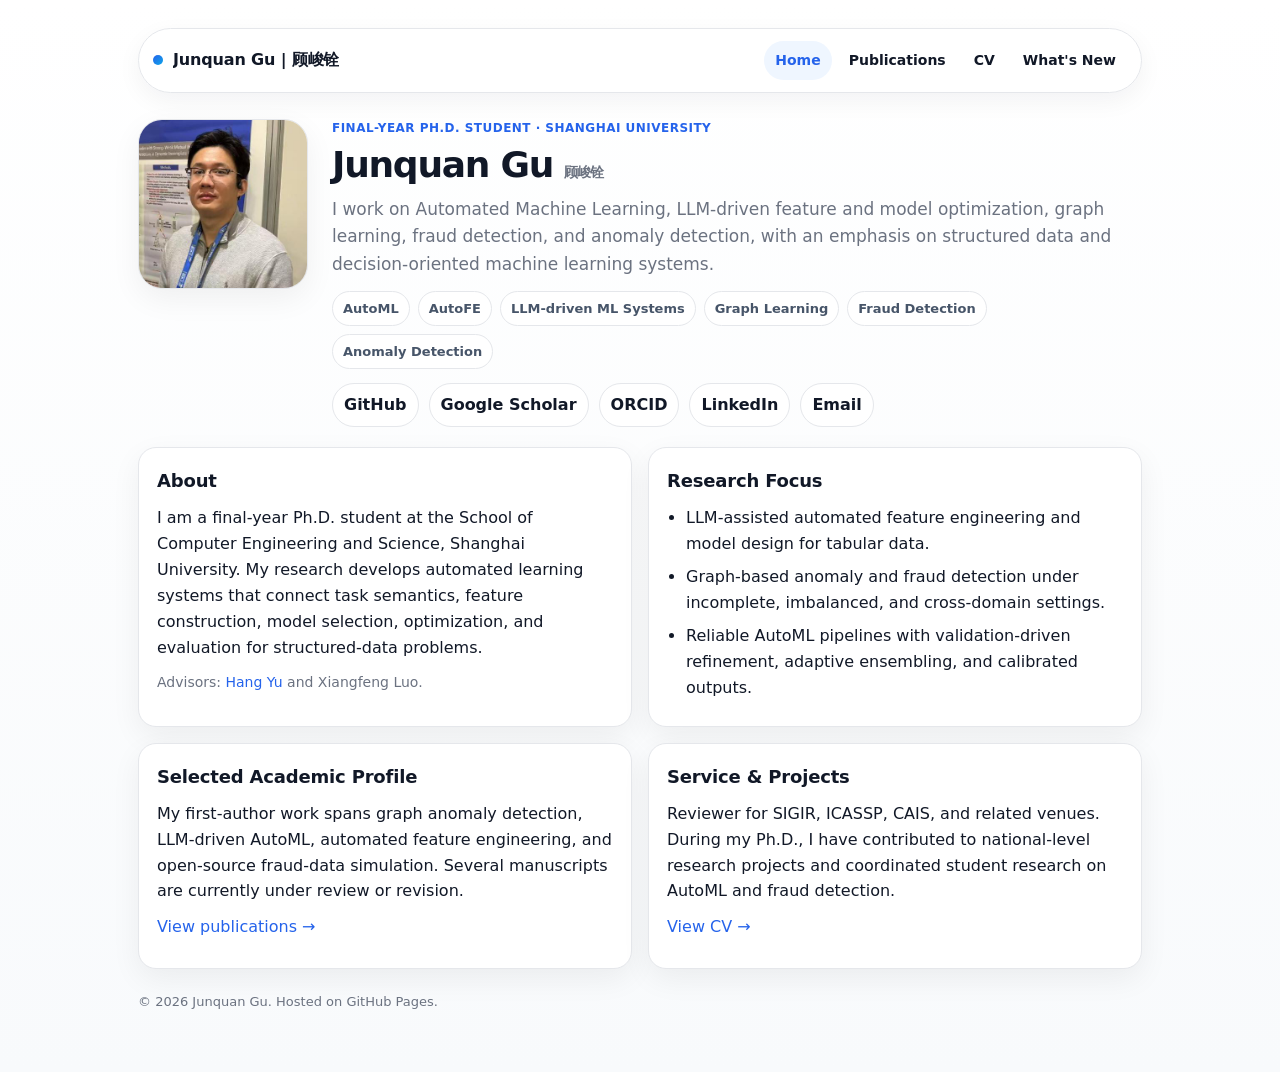
<file: index.html>
<!doctype html>
<html lang="en">
<head>
  <meta charset="utf-8">
  <meta name="viewport" content="width=device-width, initial-scale=1">
  <title>Junquan Gu | AutoML, Graph Learning, and Fraud Detection</title>
  <meta name="description" content="Junquan Gu is a final-year Ph.D. student at Shanghai University working on AutoML, LLM-driven feature and model optimization, graph learning, fraud detection, and anomaly detection.">
  <meta name="robots" content="index, follow, max-image-preview:large">
  <link rel="canonical" href="https://sethgu.github.io/">
  <meta property="og:type" content="profile">
  <meta property="og:title" content="Junquan Gu | AutoML, Graph Learning, and Fraud Detection">
  <meta property="og:description" content="Final-year Ph.D. student at Shanghai University. Research interests include AutoML, LLM-driven optimization, graph learning, fraud detection, and anomaly detection.">
  <meta property="og:url" content="https://sethgu.github.io/">
  <meta property="og:image" content="https://sethgu.github.io/assets/img/profile.jpg">
  <meta name="twitter:card" content="summary">
  <link rel="stylesheet" href="assets/css/style.css">
  <script type="application/ld+json">
  {
    "@context": "https://schema.org",
    "@type": "Person",
    "name": "Junquan Gu",
    "alternateName": "顾峻铨",
    "url": "https://sethgu.github.io/",
    "image": "https://sethgu.github.io/assets/img/profile.jpg",
    "email": "mailto:gujunquan@shu.edu.cn",
    "jobTitle": "Ph.D. Student",
    "affiliation": {
      "@type": "CollegeOrUniversity",
      "name": "Shanghai University"
    },
    "alumniOf": {
      "@type": "CollegeOrUniversity",
      "name": "Shanghai University"
    },
    "knowsAbout": [
      "Automated Machine Learning",
      "Automated Feature Engineering",
      "Large Language Models",
      "Graph Learning",
      "Fraud Detection",
      "Anomaly Detection"
    ],
    "sameAs": [
      "https://github.com/sethGu",
      "https://scholar.google.com/citations?user=ycbpVscAAAAJ&hl=zh-CN",
      "https://orcid.org/0009-0004-2916-9237",
      "https://www.linkedin.com/in/junquan-gu-339962173/"
    ]
  }
  </script>
</head>
<body>
  <div class="wrap">
    <header class="topbar">
      <a class="brand" href="index.html" aria-label="Junquan Gu homepage">
        <span class="dot"></span>
        <span class="brand-title">Junquan Gu | 顾峻铨</span>
      </a>
      <nav class="nav" aria-label="Primary navigation">
        <a class="active" href="index.html">Home</a>
        <a href="publications.html">Publications</a>
        <a href="cv.html">CV</a>
        <a href="whats-new.html">What's New</a>
      </nav>
    </header>

    <main>
      <section class="hero">
        <img class="avatar" src="assets/img/profile.jpg" alt="Portrait of Junquan Gu">
        <div>
          <p class="kicker">Final-year Ph.D. Student · Shanghai University</p>
          <h1>Junquan Gu <span class="meta">顾峻铨</span></h1>
          <p class="h-sub">I work on Automated Machine Learning, LLM-driven feature and model optimization, graph learning, fraud detection, and anomaly detection, with an emphasis on structured data and decision-oriented machine learning systems.</p>
          <div class="chips">
            <span class="chip">AutoML</span>
            <span class="chip">AutoFE</span>
            <span class="chip">LLM-driven ML Systems</span>
            <span class="chip">Graph Learning</span>
            <span class="chip">Fraud Detection</span>
            <span class="chip">Anomaly Detection</span>
          </div>
          <div class="links">
            <a class="linkpill" href="https://github.com/sethGu" target="_blank" rel="noreferrer">GitHub</a>
            <a class="linkpill" href="https://scholar.google.com/citations?user=ycbpVscAAAAJ&hl=zh-CN" target="_blank" rel="noreferrer">Google Scholar</a>
            <a class="linkpill" href="https://orcid.org/0009-0004-2916-9237" target="_blank" rel="noreferrer">ORCID</a>
            <a class="linkpill" href="https://www.linkedin.com/in/junquan-gu-339962173/" target="_blank" rel="noreferrer">LinkedIn</a>
            <a class="linkpill" href="mailto:gujunquan@shu.edu.cn">Email</a>
          </div>
        </div>
      </section>

      <section class="grid" aria-label="Homepage summary">
        <article class="card">
          <h2>About</h2>
          <p>I am a final-year Ph.D. student at the School of Computer Engineering and Science, Shanghai University. My research develops automated learning systems that connect task semantics, feature construction, model selection, optimization, and evaluation for structured-data problems.</p>
          <p class="meta">Advisors: <a href="https://fisher1991.github.io/" target="_blank" rel="noreferrer">Hang Yu</a> and Xiangfeng Luo.</p>
        </article>

        <article class="card">
          <h2>Research Focus</h2>
          <ul class="list">
            <li>LLM-assisted automated feature engineering and model design for tabular data.</li>
            <li>Graph-based anomaly and fraud detection under incomplete, imbalanced, and cross-domain settings.</li>
            <li>Reliable AutoML pipelines with validation-driven refinement, adaptive ensembling, and calibrated outputs.</li>
          </ul>
        </article>

        <article class="card">
          <h2>Selected Academic Profile</h2>
          <p>My first-author work spans graph anomaly detection, LLM-driven AutoML, automated feature engineering, and open-source fraud-data simulation. Several manuscripts are currently under review or revision.</p>
          <p><a href="publications.html">View publications →</a></p>
        </article>

        <article class="card">
          <h2>Service & Projects</h2>
          <p>Reviewer for SIGIR, ICASSP, CAIS, and related venues. During my Ph.D., I have contributed to national-level research projects and coordinated student research on AutoML and fraud detection.</p>
          <p><a href="cv.html">View CV →</a></p>
        </article>
      </section>
    </main>

    <footer>© <span id="year"></span> Junquan Gu. Hosted on GitHub Pages.</footer>
  </div>
  <script>document.getElementById('year').textContent = new Date().getFullYear();</script>
</body>
</html>
</file>
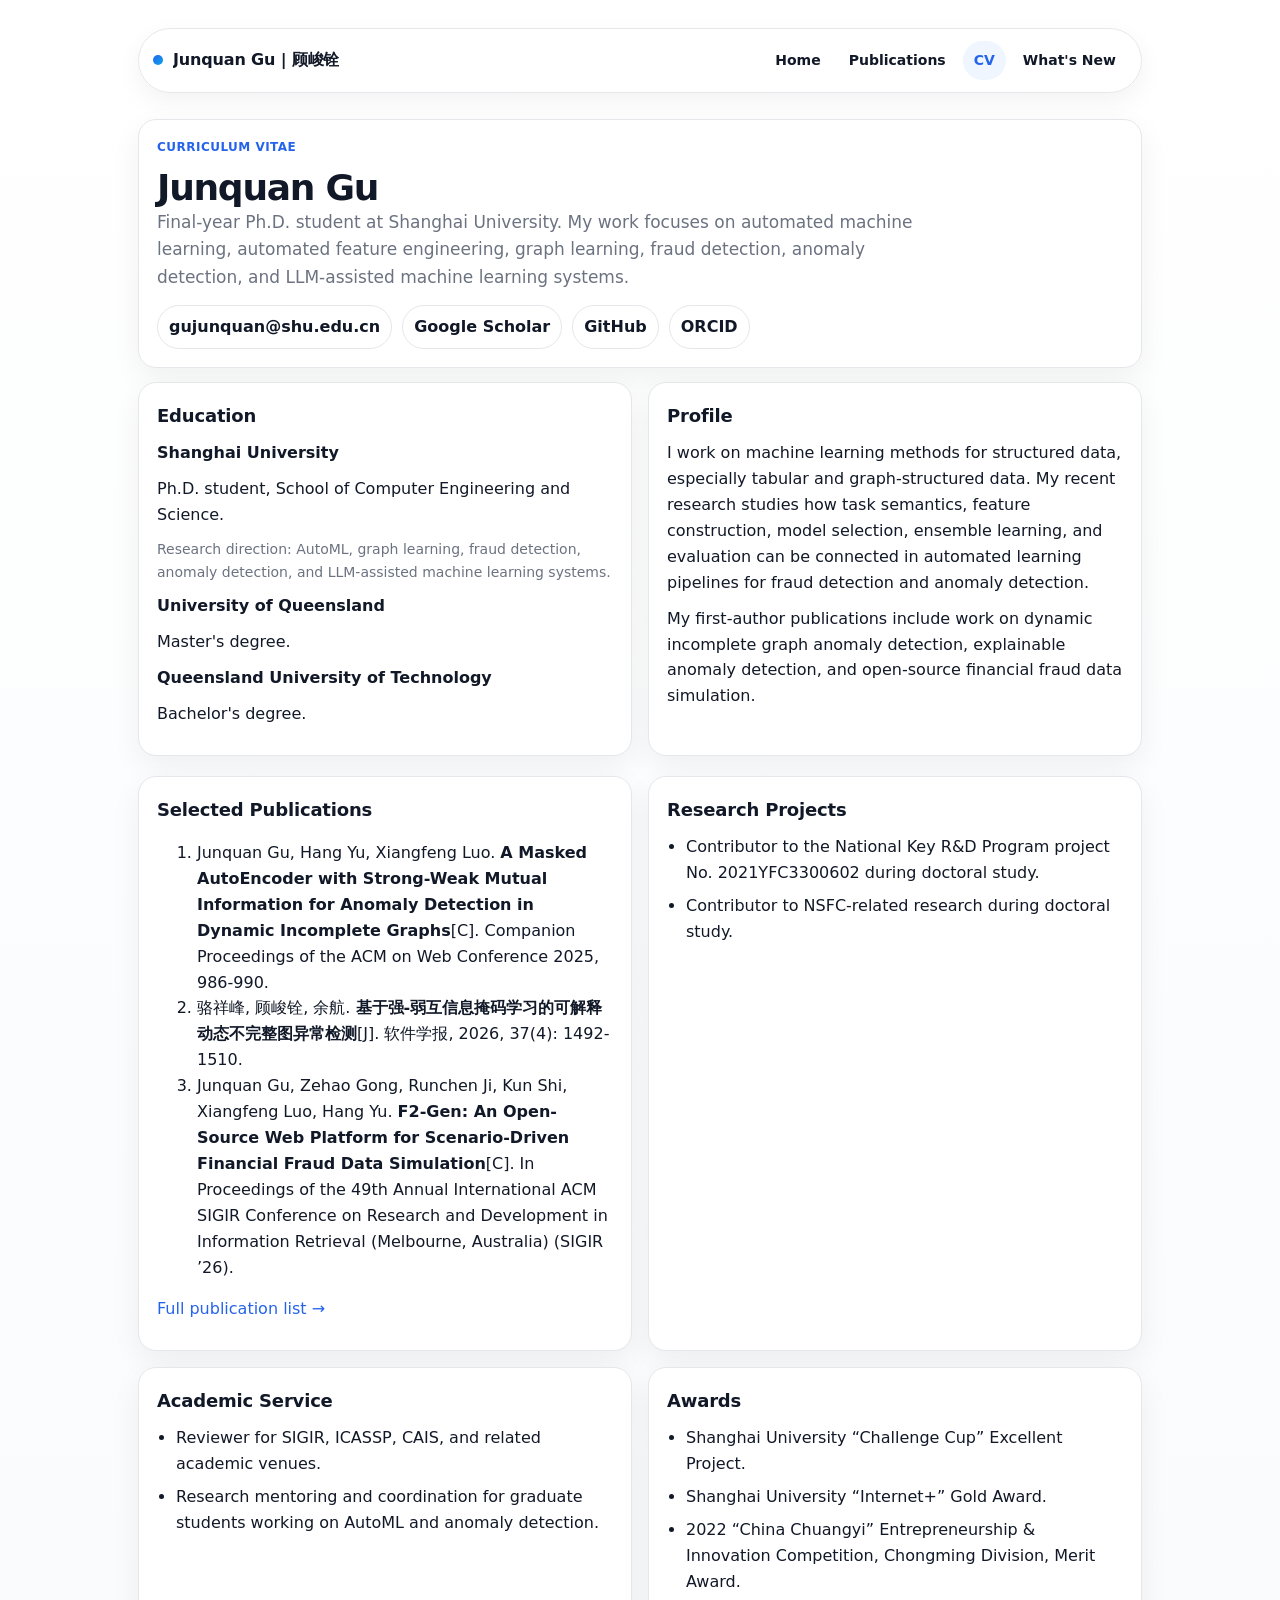
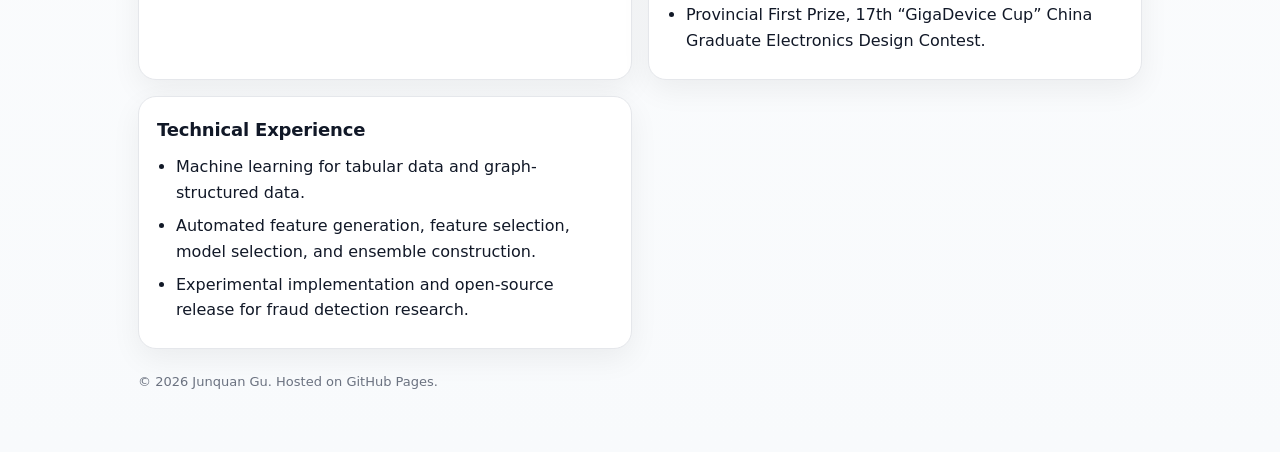
<file: cv.html>
<!doctype html>
<html lang="en">
<head>
  <meta charset="utf-8">
  <meta name="viewport" content="width=device-width, initial-scale=1">
  <title>CV | Junquan Gu</title>
  <meta name="description" content="Curriculum vitae of Junquan Gu, a final-year Ph.D. student at Shanghai University working on AutoML, graph learning, fraud detection, anomaly detection, and LLM-driven machine learning systems.">
  <meta name="robots" content="index, follow, max-image-preview:large">
  <link rel="canonical" href="https://sethgu.github.io/cv.html">
  <meta property="og:type" content="website">
  <meta property="og:title" content="CV | Junquan Gu">
  <meta property="og:description" content="Curriculum vitae of Junquan Gu, final-year Ph.D. student at Shanghai University.">
  <meta property="og:url" content="https://sethgu.github.io/cv.html">
  <link rel="stylesheet" href="assets/css/style.css">
</head>
<body>
  <div class="wrap">
    <header class="topbar">
      <a class="brand" href="index.html" aria-label="Junquan Gu homepage">
        <span class="dot"></span>
        <span class="brand-title">Junquan Gu | 顾峻铨</span>
      </a>
      <nav class="nav" aria-label="Primary navigation">
        <a href="index.html">Home</a>
        <a href="publications.html">Publications</a>
        <a class="active" href="cv.html">CV</a>
        <a href="whats-new.html">What's New</a>
      </nav>
    </header>

    <main>
      <section class="card full section-title">
        <p class="kicker">Curriculum Vitae</p>
        <h1>Junquan Gu</h1>
        <p class="h-sub">Final-year Ph.D. student at Shanghai University. My work focuses on automated machine learning, automated feature engineering, graph learning, fraud detection, anomaly detection, and LLM-assisted machine learning systems.</p>
        <div class="links">
          <a class="linkpill" href="mailto:gujunquan@shu.edu.cn">gujunquan@shu.edu.cn</a>
          <a class="linkpill" href="https://scholar.google.com/citations?user=ycbpVscAAAAJ&hl=zh-CN" target="_blank" rel="noreferrer">Google Scholar</a>
          <a class="linkpill" href="https://github.com/sethGu" target="_blank" rel="noreferrer">GitHub</a>
          <a class="linkpill" href="https://orcid.org/0009-0004-2916-9237" target="_blank" rel="noreferrer">ORCID</a>
        </div>
      </section>

      <section class="two-col">
        <article class="card">
          <h2>Education</h2>
          <p><strong>Shanghai University</strong></p>
          <p>Ph.D. student, School of Computer Engineering and Science.</p>
          <p class="meta">Research direction: AutoML, graph learning, fraud detection, anomaly detection, and LLM-assisted machine learning systems.</p>
          <p><strong>University of Queensland</strong></p>
          <p>Master's degree.</p>
          <p><strong>Queensland University of Technology</strong></p>
          <p>Bachelor's degree.</p>
        </article>

        <article class="card">
          <h2>Profile</h2>
          <p>I work on machine learning methods for structured data, especially tabular and graph-structured data. My recent research studies how task semantics, feature construction, model selection, ensemble learning, and evaluation can be connected in automated learning pipelines for fraud detection and anomaly detection.</p>
          <p>My first-author publications include work on dynamic incomplete graph anomaly detection, explainable anomaly detection, and open-source financial fraud data simulation.</p>
        </article>
      </section>

      <section class="grid">
        <article class="card wide">
          <h2>Selected Publications</h2>
          <ol class="compact-list">
            <li>Junquan Gu, Hang Yu, Xiangfeng Luo. <span class="pub-title">A Masked AutoEncoder with Strong-Weak Mutual Information for Anomaly Detection in Dynamic Incomplete Graphs</span>[C]. Companion Proceedings of the ACM on Web Conference 2025, 986-990.</li>
            <li>骆祥峰, 顾峻铨, 余航. <span class="pub-title">基于强-弱互信息掩码学习的可解释动态不完整图异常检测</span>[J]. 软件学报, 2026, 37(4): 1492-1510.</li>
            <li>Junquan Gu, Zehao Gong, Runchen Ji, Kun Shi, Xiangfeng Luo, Hang Yu. <span class="pub-title">F2-Gen: An Open-Source Web Platform for Scenario-Driven Financial Fraud Data Simulation</span>[C]. In Proceedings of the 49th Annual International ACM SIGIR Conference on Research and Development in Information Retrieval (Melbourne, Australia) (SIGIR ’26).</li>
          </ol>
          <p><a href="publications.html">Full publication list →</a></p>
        </article>

        <article class="card">
          <h2>Research Projects</h2>
          <ul class="list">
            <li>Contributor to the National Key R&amp;D Program project No. 2021YFC3300602 during doctoral study.</li>
            <li>Contributor to NSFC-related research during doctoral study.</li>
          </ul>
        </article>

        <article class="card">
          <h2>Academic Service</h2>
          <ul class="list">
            <li>Reviewer for SIGIR, ICASSP, CAIS, and related academic venues.</li>
            <li>Research mentoring and coordination for graduate students working on AutoML and anomaly detection.</li>
          </ul>
        </article>

        <article class="card">
          <h2>Awards</h2>
          <ul class="list">
            <li>Shanghai University “Challenge Cup” Excellent Project.</li>
            <li>Shanghai University “Internet+” Gold Award.</li>
            <li>2022 “China Chuangyi” Entrepreneurship &amp; Innovation Competition, Chongming Division, Merit Award.</li>
            <li>Provincial First Prize, 17th “GigaDevice Cup” China Graduate Electronics Design Contest.</li>
          </ul>
        </article>

        <article class="card">
          <h2>Technical Experience</h2>
          <ul class="list">
            <li>Machine learning for tabular data and graph-structured data.</li>
            <li>Automated feature generation, feature selection, model selection, and ensemble construction.</li>
            <li>Experimental implementation and open-source release for fraud detection research.</li>
          </ul>
        </article>
      </section>
    </main>

    <footer>© <span id="year"></span> Junquan Gu. Hosted on GitHub Pages.</footer>
  </div>
  <script>document.getElementById('year').textContent = new Date().getFullYear();</script>
</body>
</html>
</file>
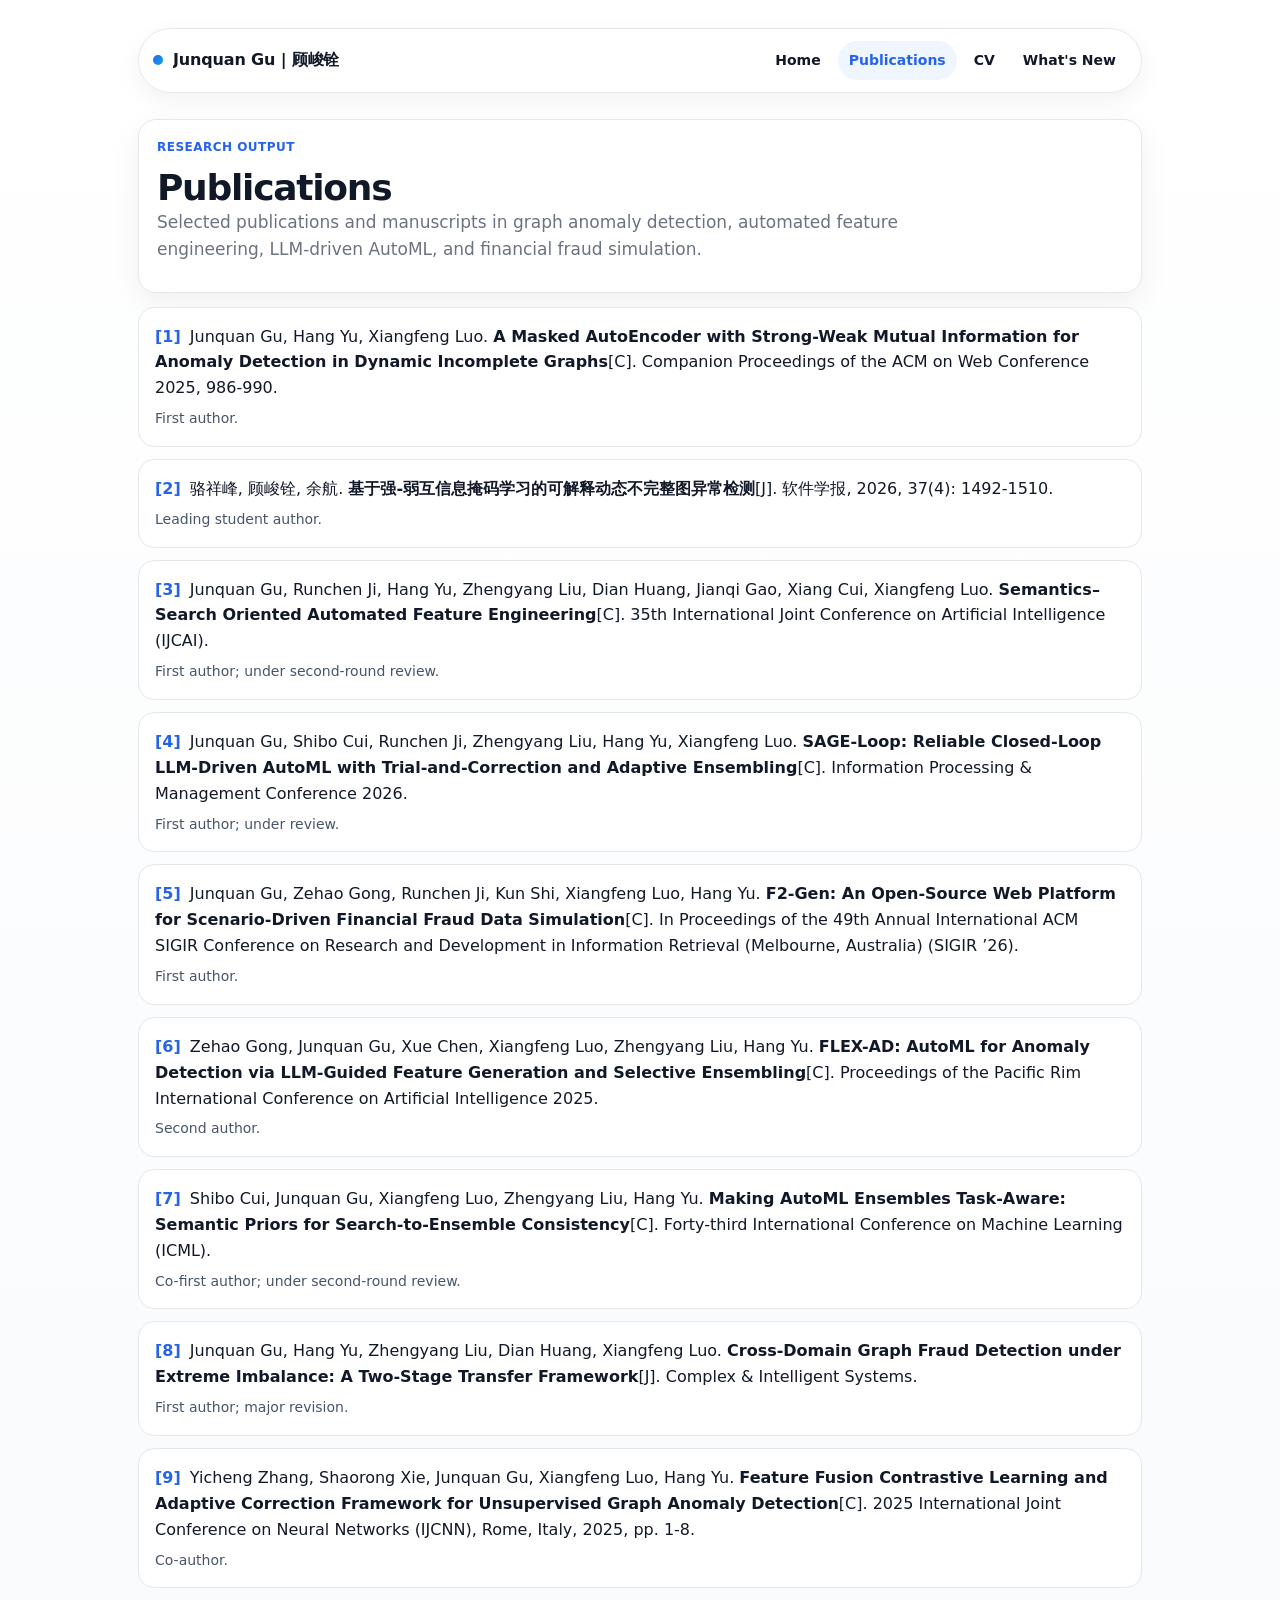
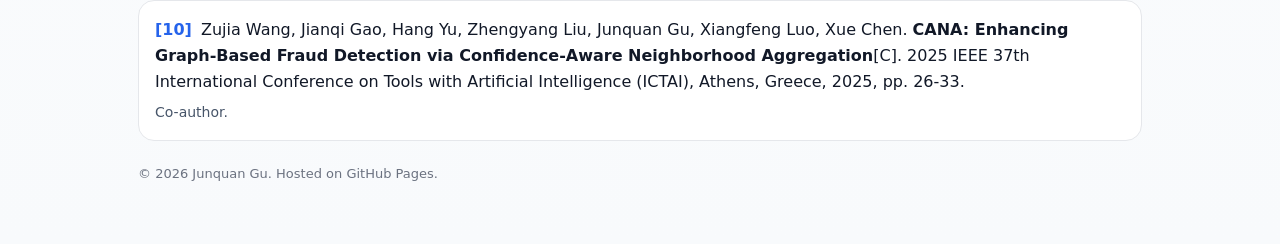
<file: publications.html>
<!doctype html>
<html lang="en">
<head>
  <meta charset="utf-8">
  <meta name="viewport" content="width=device-width, initial-scale=1">
  <title>Publications | Junquan Gu</title>
  <meta name="description" content="Publications and manuscripts of Junquan Gu in AutoML, graph learning, anomaly detection, fraud detection, and LLM-driven machine learning systems.">
  <meta name="robots" content="index, follow, max-image-preview:large">
  <link rel="canonical" href="https://sethgu.github.io/publications.html">
  <meta property="og:type" content="website">
  <meta property="og:title" content="Publications | Junquan Gu">
  <meta property="og:description" content="Publications and manuscripts of Junquan Gu in AutoML, graph learning, anomaly detection, fraud detection, and LLM-driven machine learning systems.">
  <meta property="og:url" content="https://sethgu.github.io/publications.html">
  <link rel="stylesheet" href="assets/css/style.css">
</head>
<body>
  <div class="wrap">
    <header class="topbar">
      <a class="brand" href="index.html" aria-label="Junquan Gu homepage">
        <span class="dot"></span>
        <span class="brand-title">Junquan Gu | 顾峻铨</span>
      </a>
      <nav class="nav" aria-label="Primary navigation">
        <a href="index.html">Home</a>
        <a class="active" href="publications.html">Publications</a>
        <a href="cv.html">CV</a>
        <a href="whats-new.html">What's New</a>
      </nav>
    </header>

    <main>
      <section class="card full section-title">
        <p class="kicker">Research Output</p>
        <h1>Publications</h1>
        <p class="h-sub">Selected publications and manuscripts in graph anomaly detection, automated feature engineering, LLM-driven AutoML, and financial fraud simulation.</p>
      </section>

      <ol class="pub-list">
        <li class="pub-item">
          <span class="pub-num">[1]</span> Junquan Gu, Hang Yu, Xiangfeng Luo. <span class="pub-title">A Masked AutoEncoder with Strong-Weak Mutual Information for Anomaly Detection in Dynamic Incomplete Graphs</span>[C]. Companion Proceedings of the ACM on Web Conference 2025, 986-990.
          <div class="pub-note">First author.</div>
        </li>
        <li class="pub-item">
          <span class="pub-num">[2]</span> 骆祥峰, 顾峻铨, 余航. <span class="pub-title">基于强-弱互信息掩码学习的可解释动态不完整图异常检测</span>[J]. 软件学报, 2026, 37(4): 1492-1510.
          <div class="pub-note">Leading student author.</div>
        </li>
        <li class="pub-item">
          <span class="pub-num">[3]</span> Junquan Gu, Runchen Ji, Hang Yu, Zhengyang Liu, Dian Huang, Jianqi Gao, Xiang Cui, Xiangfeng Luo. <span class="pub-title">Semantics–Search Oriented Automated Feature Engineering</span>[C]. 35th International Joint Conference on Artificial Intelligence (IJCAI).
          <div class="pub-note">First author; under second-round review.</div>
        </li>
        <li class="pub-item">
          <span class="pub-num">[4]</span> Junquan Gu, Shibo Cui, Runchen Ji, Zhengyang Liu, Hang Yu, Xiangfeng Luo. <span class="pub-title">SAGE-Loop: Reliable Closed-Loop LLM-Driven AutoML with Trial-and-Correction and Adaptive Ensembling</span>[C]. Information Processing &amp; Management Conference 2026.
          <div class="pub-note">First author; under review.</div>
        </li>
        <li class="pub-item">
          <span class="pub-num">[5]</span> Junquan Gu, Zehao Gong, Runchen Ji, Kun Shi, Xiangfeng Luo, Hang Yu. <span class="pub-title">F2-Gen: An Open-Source Web Platform for Scenario-Driven Financial Fraud Data Simulation</span>[C]. In Proceedings of the 49th Annual International ACM SIGIR Conference on Research and Development in Information Retrieval (Melbourne, Australia) (SIGIR ’26).
          <div class="pub-note">First author.</div>
        </li>
        <li class="pub-item">
          <span class="pub-num">[6]</span> Zehao Gong, Junquan Gu, Xue Chen, Xiangfeng Luo, Zhengyang Liu, Hang Yu. <span class="pub-title">FLEX-AD: AutoML for Anomaly Detection via LLM-Guided Feature Generation and Selective Ensembling</span>[C]. Proceedings of the Pacific Rim International Conference on Artificial Intelligence 2025.
          <div class="pub-note">Second author.</div>
        </li>
        <li class="pub-item">
          <span class="pub-num">[7]</span> Shibo Cui, Junquan Gu, Xiangfeng Luo, Zhengyang Liu, Hang Yu. <span class="pub-title">Making AutoML Ensembles Task-Aware: Semantic Priors for Search-to-Ensemble Consistency</span>[C]. Forty-third International Conference on Machine Learning (ICML).
          <div class="pub-note">Co-first author; under second-round review.</div>
        </li>
        <li class="pub-item">
          <span class="pub-num">[8]</span> Junquan Gu, Hang Yu, Zhengyang Liu, Dian Huang, Xiangfeng Luo. <span class="pub-title">Cross-Domain Graph Fraud Detection under Extreme Imbalance: A Two-Stage Transfer Framework</span>[J]. Complex &amp; Intelligent Systems.
          <div class="pub-note">First author; major revision.</div>
        </li>
        <li class="pub-item">
          <span class="pub-num">[9]</span> Yicheng Zhang, Shaorong Xie, Junquan Gu, Xiangfeng Luo, Hang Yu. <span class="pub-title">Feature Fusion Contrastive Learning and Adaptive Correction Framework for Unsupervised Graph Anomaly Detection</span>[C]. 2025 International Joint Conference on Neural Networks (IJCNN), Rome, Italy, 2025, pp. 1-8.
          <div class="pub-note">Co-author.</div>
        </li>
        <li class="pub-item">
          <span class="pub-num">[10]</span> Zujia Wang, Jianqi Gao, Hang Yu, Zhengyang Liu, Junquan Gu, Xiangfeng Luo, Xue Chen. <span class="pub-title">CANA: Enhancing Graph-Based Fraud Detection via Confidence-Aware Neighborhood Aggregation</span>[C]. 2025 IEEE 37th International Conference on Tools with Artificial Intelligence (ICTAI), Athens, Greece, 2025, pp. 26-33.
          <div class="pub-note">Co-author.</div>
        </li>
      </ol>
    </main>

    <footer>© <span id="year"></span> Junquan Gu. Hosted on GitHub Pages.</footer>
  </div>
  <script>document.getElementById('year').textContent = new Date().getFullYear();</script>
</body>
</html>
</file>
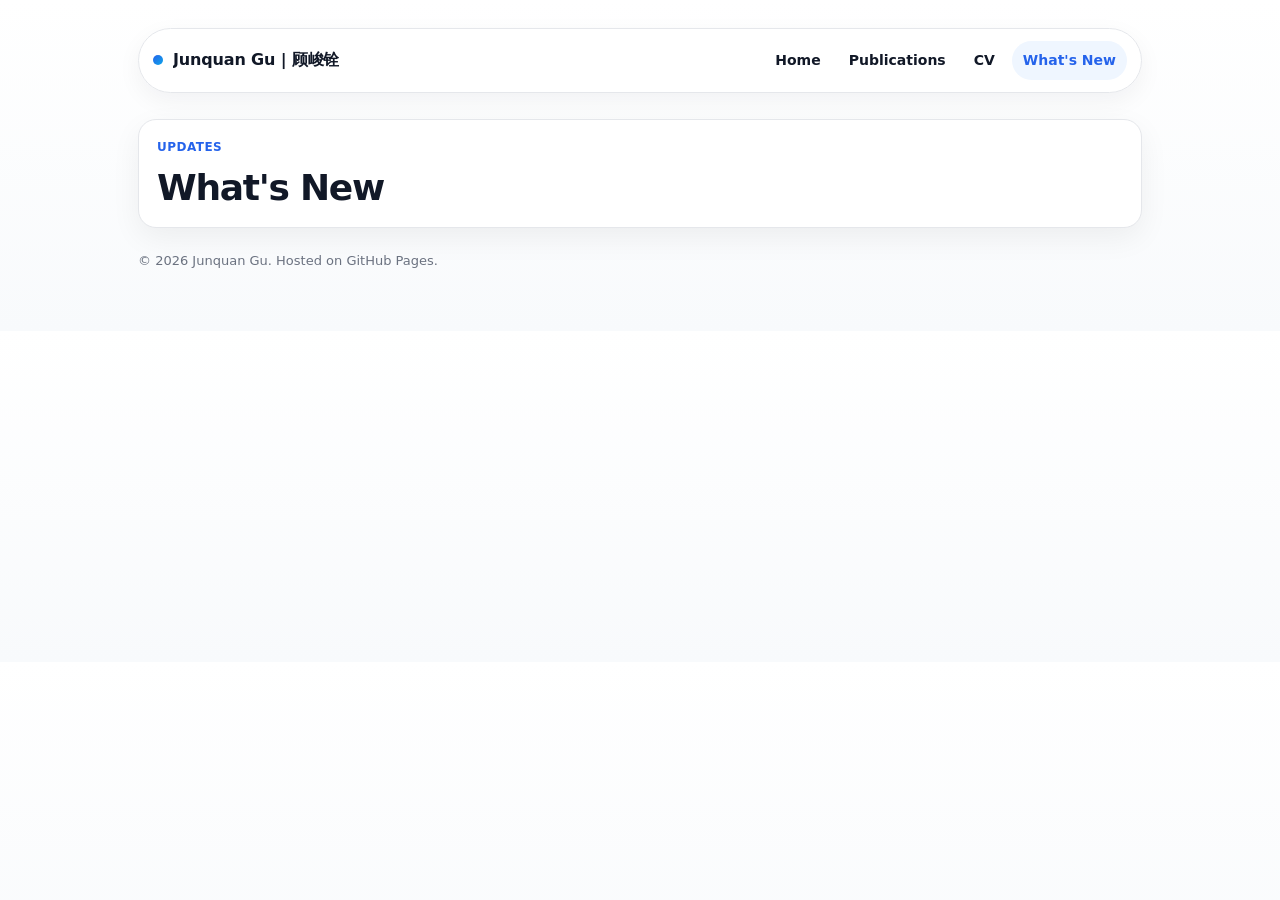
<file: whats-new.html>
<!doctype html>
<html lang="en">
<head>
  <meta charset="utf-8">
  <meta name="viewport" content="width=device-width, initial-scale=1">
  <title>What's New | Junquan Gu</title>
  <meta name="description" content="Recent updates from Junquan Gu on publications, software, research projects, and academic activities.">
  <meta name="robots" content="index, follow, max-image-preview:large">
  <link rel="canonical" href="https://sethgu.github.io/whats-new.html">
  <meta property="og:type" content="website">
  <meta property="og:title" content="What's New | Junquan Gu">
  <meta property="og:description" content="Recent updates from Junquan Gu on publications, software, research projects, and academic activities.">
  <meta property="og:url" content="https://sethgu.github.io/whats-new.html">
  <link rel="stylesheet" href="assets/css/style.css">
</head>
<body>
  <div class="wrap">
    <header class="topbar">
      <a class="brand" href="index.html" aria-label="Junquan Gu homepage">
        <span class="dot"></span>
        <span class="brand-title">Junquan Gu | 顾峻铨</span>
      </a>
      <nav class="nav" aria-label="Primary navigation">
        <a href="index.html">Home</a>
        <a href="publications.html">Publications</a>
        <a href="cv.html">CV</a>
        <a class="active" href="whats-new.html">What's New</a>
      </nav>
    </header>

    <main>
      <section class="card full section-title">
        <p class="kicker">Updates</p>
        <h1>What's New</h1>
      </section>
    </main>

    <footer>© <span id="year"></span> Junquan Gu. Hosted on GitHub Pages.</footer>
  </div>
  <script>document.getElementById('year').textContent = new Date().getFullYear();</script>
</body>
</html>
</file>
<file: assets/css/style.css>
:root{
  --bg:#ffffff;
  --fg:#111827;
  --muted:#6b7280;
  --line:#e5e7eb;
  --card:#ffffff;
  --accent:#2563eb;
  --accent2:#0ea5e9;
  --soft:#f8fafc;
  --shadow:0 10px 30px rgba(0,0,0,.06);
  --radius:18px;
  --maxw:1040px;
  --font:ui-sans-serif,system-ui,-apple-system,BlinkMacSystemFont,"Segoe UI",Roboto,Helvetica,Arial,"Noto Sans",sans-serif,"Apple Color Emoji","Segoe UI Emoji";
}
*{box-sizing:border-box}
html{scroll-behavior:smooth}
body{
  margin:0;
  background:linear-gradient(180deg,#fff 0%,#f8fafc 100%);
  color:var(--fg);
  font-family:var(--font);
  line-height:1.62;
}
a{color:var(--accent);text-decoration:none}
a:hover{text-decoration:underline}
.wrap{max-width:var(--maxw);margin:0 auto;padding:28px 18px 60px}
.topbar{
  display:flex;
  gap:18px;
  align-items:center;
  justify-content:space-between;
  padding:12px 14px;
  border:1px solid var(--line);
  border-radius:999px;
  background:rgba(255,255,255,.9);
  backdrop-filter:blur(10px);
  position:sticky;
  top:14px;
  z-index:10;
  box-shadow:0 8px 24px rgba(15,23,42,.05);
}
.brand{display:flex;gap:10px;align-items:center;min-width:0;color:var(--fg)}
.brand:hover{text-decoration:none}
.dot{width:10px;height:10px;border-radius:999px;background:linear-gradient(135deg,var(--accent),var(--accent2));flex:0 0 auto}
.brand-title{font-weight:760;white-space:nowrap;overflow:hidden;text-overflow:ellipsis;letter-spacing:-.01em}
.nav{display:flex;gap:6px;align-items:center;flex-wrap:wrap;justify-content:flex-end}
.nav a{color:var(--fg);font-weight:650;font-size:14px;padding:8px 11px;border-radius:999px}
.nav a:hover{background:#eff6ff;text-decoration:none;color:var(--accent)}
.nav a.active{background:#eff6ff;color:var(--accent)}
.hero{
  margin-top:26px;
  display:grid;
  grid-template-columns:170px 1fr;
  gap:24px;
  align-items:start;
}
.avatar{
  width:170px;
  height:170px;
  border-radius:24px;
  object-fit:cover;
  border:1px solid var(--line);
  background:#f3f4f6;
  box-shadow:var(--shadow);
}
.kicker{color:var(--accent);font-weight:750;letter-spacing:.04em;text-transform:uppercase;font-size:12px;margin:0 0 6px}
h1{margin:0;font-size:36px;line-height:1.15;letter-spacing:-.035em}
.h-sub{margin:10px 0 12px;color:var(--muted);font-size:17px;max-width:780px}
.chips{display:flex;flex-wrap:wrap;gap:8px;margin:13px 0 0}
.chip{border:1px solid var(--line);background:#fff;padding:6px 10px;border-radius:999px;color:#475569;font-size:13px;font-weight:560}
.links{display:flex;flex-wrap:wrap;gap:10px;margin-top:14px}
.linkpill{border:1px solid var(--line);padding:8px 11px;border-radius:999px;background:#fff;font-weight:630;color:var(--fg)}
.linkpill:hover{background:#eff6ff;text-decoration:none;color:var(--accent)}
.grid{margin-top:20px;display:grid;grid-template-columns:1fr 1fr;gap:16px}
.card{border:1px solid var(--line);border-radius:var(--radius);background:var(--card);box-shadow:var(--shadow);padding:18px}
.card.full{grid-column:1/-1}
.card h2{margin:0 0 10px;font-size:18px;letter-spacing:-.01em}
.card h3{margin:18px 0 8px;font-size:16px;letter-spacing:-.01em}
.card p{margin:0 0 10px}
.meta{color:var(--muted);font-size:14px}
.list{margin:10px 0 0;padding-left:19px}
.list li{margin:7px 0}
.pub-list{list-style:none;margin:0;padding:0;display:grid;gap:12px}
.pub-item{padding:16px;border:1px solid var(--line);border-radius:16px;background:#fff}
.pub-num{font-weight:800;color:var(--accent);margin-right:4px}
.pub-title{font-weight:720}
.pub-note{margin-top:6px;color:#475569;font-size:14px}
.section-title{margin-top:26px;margin-bottom:14px}
.two-col{display:grid;grid-template-columns:1fr 1fr;gap:16px}
.badge{display:inline-block;border:1px solid #bfdbfe;background:#eff6ff;color:#1d4ed8;border-radius:999px;padding:3px 8px;font-size:12px;font-weight:700;margin-left:6px;vertical-align:1px}
footer{margin-top:22px;color:var(--muted);font-size:13px}
@media (max-width:760px){
  .topbar{position:static;border-radius:18px;align-items:flex-start;flex-direction:column}
  .nav{justify-content:flex-start}
  .hero{grid-template-columns:1fr}
  .avatar{width:145px;height:145px}
  h1{font-size:30px}
  .grid,.two-col{grid-template-columns:1fr}
  .card.full{grid-column:auto}
}
</file>
